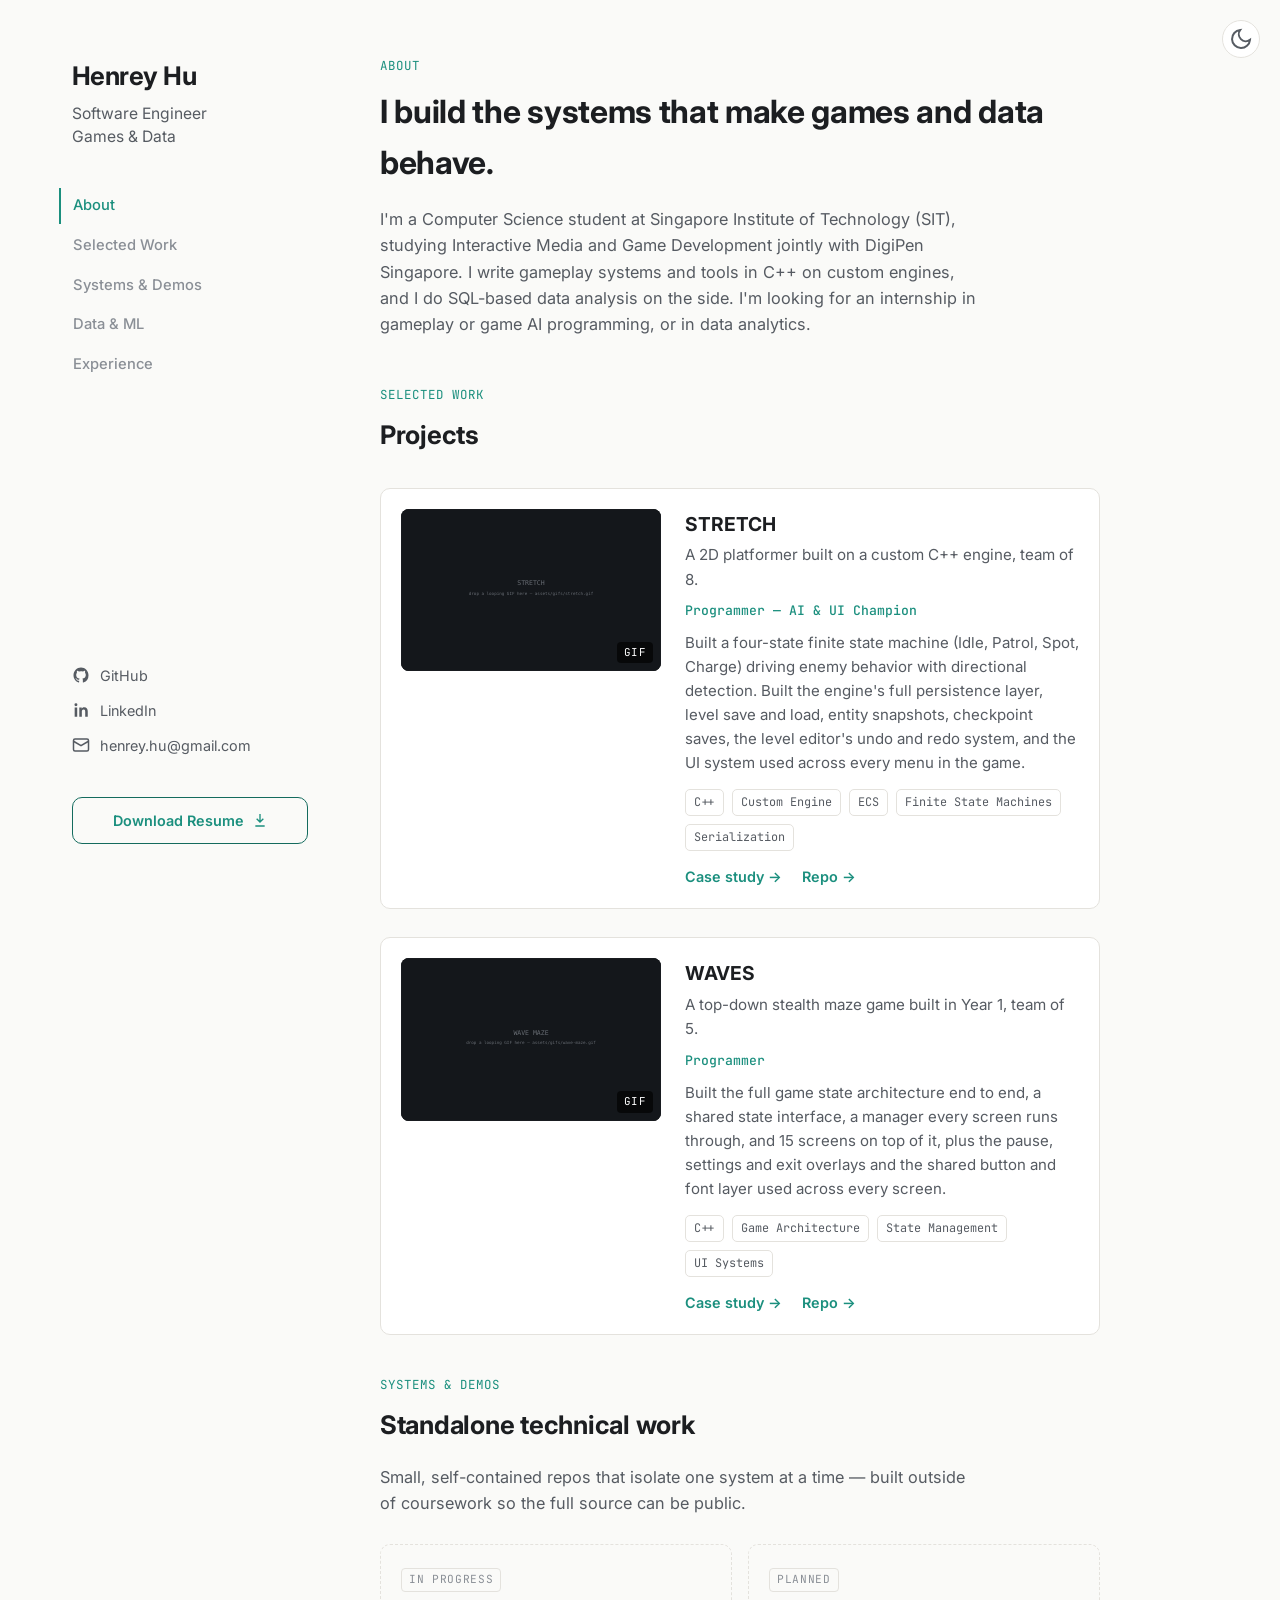
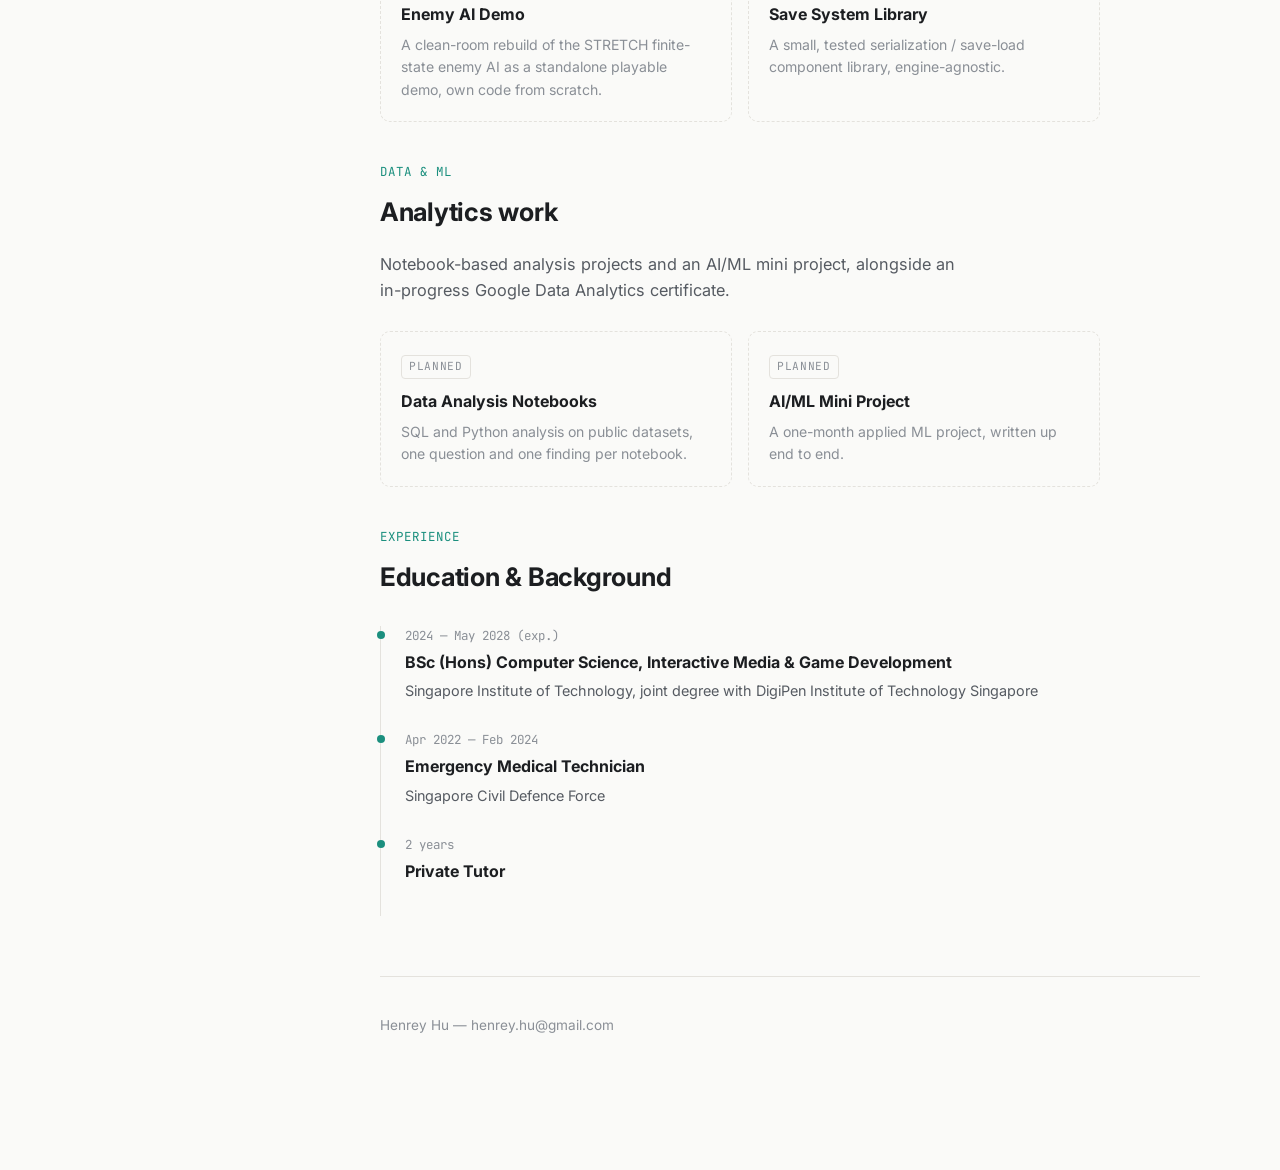
<file: index.html>
<!DOCTYPE html>
<html lang="en">
<head>
<meta charset="UTF-8">
<meta name="viewport" content="width=device-width, initial-scale=1.0">
<title>Henrey Hu — Software Engineer</title>
<meta name="description" content="Portfolio of Henrey Hu — gameplay programmer and data analyst. Games built on a custom C++ engine, systems demos, and data/ML work.">
<link rel="preconnect" href="https://fonts.googleapis.com">
<link rel="preconnect" href="https://fonts.gstatic.com" crossorigin>
<link href="https://fonts.googleapis.com/css2?family=Inter:wght@400;500;600;700&family=JetBrains+Mono:wght@400;500&display=swap" rel="stylesheet">
<link rel="stylesheet" href="styles.css">
</head>
<body>

<a class="skip-link" href="#main">Skip to content</a>

<button id="theme-toggle" class="theme-toggle" aria-label="Toggle light and dark theme">
  <svg class="icon-sun" viewBox="0 0 24 24" fill="none" stroke="currentColor" stroke-width="2"><circle cx="12" cy="12" r="4"/><path d="M12 2v2M12 20v2M4.93 4.93l1.41 1.41M17.66 17.66l1.41 1.41M2 12h2M20 12h2M4.93 19.07l1.41-1.41M17.66 6.34l1.41-1.41"/></svg>
  <svg class="icon-moon" viewBox="0 0 24 24" fill="none" stroke="currentColor" stroke-width="2"><path d="M21 12.79A9 9 0 1 1 11.21 3 7 7 0 0 0 21 12.79z"/></svg>
</button>

<button id="nav-toggle" class="nav-toggle" aria-label="Open navigation" aria-expanded="false">
  <span></span><span></span><span></span>
</button>

<div class="layout">

  <header class="sidebar" id="sidebar">
    <div class="sidebar-inner">
      <div class="identity">
        <h1 class="name">Henrey Hu</h1>
        <p class="tagline">Software Engineer<br>Games &amp; Data</p>
      </div>

      <nav class="sidenav" aria-label="Section navigation">
        <ul>
          <li><a href="#about" class="nav-link">About</a></li>
          <li><a href="#work" class="nav-link">Selected Work</a></li>
          <li><a href="#systems" class="nav-link">Systems &amp; Demos</a></li>
          <li><a href="#data" class="nav-link">Data &amp; ML</a></li>
          <li><a href="#experience" class="nav-link">Experience</a></li>
        </ul>
      </nav>

      <div class="sidebar-links">
        <a href="https://github.com/HenreyHu" target="_blank" rel="noopener" class="side-link">
          <svg viewBox="0 0 24 24" width="18" height="18" fill="currentColor"><path d="M12 2C6.48 2 2 6.58 2 12.25c0 4.53 2.87 8.37 6.84 9.73.5.1.68-.22.68-.49 0-.24-.01-1.04-.01-1.89-2.78.62-3.37-1.21-3.37-1.21-.45-1.18-1.11-1.49-1.11-1.49-.91-.64.07-.63.07-.63 1 .07 1.53 1.05 1.53 1.05.89 1.56 2.34 1.11 2.91.85.09-.66.35-1.11.63-1.37-2.22-.26-4.56-1.14-4.56-5.06 0-1.12.39-2.03 1.03-2.75-.1-.26-.45-1.31.1-2.72 0 0 .84-.28 2.75 1.05a9.4 9.4 0 0 1 2.5-.34c.85 0 1.7.12 2.5.34 1.91-1.33 2.75-1.05 2.75-1.05.55 1.41.2 2.46.1 2.72.64.72 1.03 1.63 1.03 2.75 0 3.93-2.34 4.79-4.57 5.05.36.32.68.94.68 1.9 0 1.37-.01 2.47-.01 2.81 0 .27.18.6.69.49A10.26 10.26 0 0 0 22 12.25C22 6.58 17.52 2 12 2z"/></svg>
          <span>GitHub</span>
        </a>
        <a href="https://www.linkedin.com/in/henrey-hu" target="_blank" rel="noopener" class="side-link">
          <svg viewBox="0 0 24 24" width="18" height="18" fill="currentColor"><path d="M6.94 8.5H3.56V21h3.38V8.5zM5.25 3a1.97 1.97 0 1 0 0 3.94 1.97 1.97 0 0 0 0-3.94zM21 21h-3.38v-6.3c0-1.5-.03-3.43-2.09-3.43-2.1 0-2.42 1.64-2.42 3.32V21h-3.38V8.5h3.24v1.71h.05c.45-.85 1.56-1.75 3.21-1.75 3.44 0 4.77 2.27 4.77 5.62V21z"/></svg>
          <span>LinkedIn</span>
        </a>
        <div class="side-link static">
          <svg viewBox="0 0 24 24" width="18" height="18" fill="none" stroke="currentColor" stroke-width="2"><rect x="2" y="4" width="20" height="16" rx="2"/><path d="M2 7l10 6 10-6"/></svg>
          <span>henrey.hu@gmail.com</span>
        </div>
      </div>

      <a href="assets/Henrey_Hu_Resume.pdf" class="resume-btn" download>
        Download Resume
        <svg viewBox="0 0 24 24" width="16" height="16" fill="none" stroke="currentColor" stroke-width="2"><path d="M12 3v12M7 10l5 5 5-5M5 21h14"/></svg>
      </a>
    </div>
  </header>

  <main id="main" class="content">

    <section id="about" class="section hero-section">
      <p class="eyebrow">About</p>
      <h2 class="section-title">I build the systems that make games and data behave.</h2>
      <p class="lede">
        I'm a Computer Science student at Singapore Institute of Technology (SIT), studying Interactive
        Media and Game Development jointly with DigiPen Singapore. I write gameplay systems and tools in
        C++ on custom engines, and I do SQL-based data analysis on the side. I'm looking for an internship
        in gameplay or game AI programming, or in data analytics.
      </p>
    </section>

    <section id="work" class="section">
      <p class="eyebrow">Selected Work</p>
      <h2 class="section-title">Projects</h2>

      <div class="project-list">

        <article class="project-card">
          <a class="project-media" href="projects/stretch.html">
            <img src="assets/gifs/stretch-placeholder.svg" alt="STRETCH gameplay preview — replace with a looping GIF of the enemy AI Charge attack or a checkpoint save">
            <span class="media-tag">GIF</span>
          </a>
          <div class="project-body">
            <h3 class="project-title"><a href="projects/stretch.html">STRETCH</a></h3>
            <p class="project-summary">A 2D platformer built on a custom C++ engine, team of 8.</p>
            <p class="project-role">Programmer — AI &amp; UI Champion</p>
            <p class="project-desc">
              Built a four-state finite state machine (Idle, Patrol, Spot, Charge) driving enemy
              behavior with directional detection. Built the engine's full persistence layer, level
              save and load, entity snapshots, checkpoint saves, the level editor's undo and redo
              system, and the UI system used across every menu in the game.
            </p>
            <ul class="tags">
              <li>C++</li><li>Custom Engine</li><li>ECS</li><li>Finite State Machines</li><li>Serialization</li>
            </ul>
            <div class="project-links">
              <a href="projects/stretch.html">Case study →</a>
              <a href="https://github.com/HenreyHu/stretch-writeup" target="_blank" rel="noopener">Repo →</a>
            </div>
          </div>
        </article>

        <article class="project-card">
          <a class="project-media" href="projects/wave-maze.html">
            <img src="assets/gifs/wavemaze-placeholder.svg" alt="WAVES gameplay preview — replace with a looping GIF of a rock throw revealing the maze and the pause overlay">
            <span class="media-tag">GIF</span>
          </a>
          <div class="project-body">
            <h3 class="project-title"><a href="projects/wave-maze.html">WAVES</a></h3>
            <p class="project-summary">A top-down stealth maze game built in Year 1, team of 5.</p>
            <p class="project-role">Programmer</p>
            <p class="project-desc">
              Built the full game state architecture end to end, a shared state interface, a manager
              every screen runs through, and 15 screens on top of it, plus the pause, settings and exit
              overlays and the shared button and font layer used across every screen.
            </p>
            <ul class="tags">
              <li>C++</li><li>Game Architecture</li><li>State Management</li><li>UI Systems</li>
            </ul>
            <div class="project-links">
              <a href="projects/wave-maze.html">Case study →</a>
              <a href="https://github.com/HenreyHu/waves-writeup" target="_blank" rel="noopener">Repo →</a>
            </div>
          </div>
        </article>

      </div>
    </section>

    <section id="systems" class="section">
      <p class="eyebrow">Systems &amp; Demos</p>
      <h2 class="section-title">Standalone technical work</h2>
      <p class="section-note">
        Small, self-contained repos that isolate one system at a time — built outside of coursework so
        the full source can be public.
      </p>

      <div class="stub-list">
        <div class="stub-card">
          <span class="stub-status">In progress</span>
          <h3>Enemy AI Demo</h3>
          <p>A clean-room rebuild of the STRETCH finite-state enemy AI as a standalone playable demo, own code from scratch.</p>
        </div>
        <div class="stub-card">
          <span class="stub-status">Planned</span>
          <h3>Save System Library</h3>
          <p>A small, tested serialization / save-load component library, engine-agnostic.</p>
        </div>
      </div>
    </section>

    <section id="data" class="section">
      <p class="eyebrow">Data &amp; ML</p>
      <h2 class="section-title">Analytics work</h2>
      <p class="section-note">
        Notebook-based analysis projects and an AI/ML mini project, alongside an in-progress Google
        Data Analytics certificate.
      </p>

      <div class="stub-list">
        <div class="stub-card">
          <span class="stub-status">Planned</span>
          <h3>Data Analysis Notebooks</h3>
          <p>SQL and Python analysis on public datasets, one question and one finding per notebook.</p>
        </div>
        <div class="stub-card">
          <span class="stub-status">Planned</span>
          <h3>AI/ML Mini Project</h3>
          <p>A one-month applied ML project, written up end to end.</p>
        </div>
      </div>
    </section>

    <section id="experience" class="section">
      <p class="eyebrow">Experience</p>
      <h2 class="section-title">Education &amp; Background</h2>

      <ul class="timeline">
        <li class="timeline-item">
          <span class="timeline-date">2024 — May 2028 (exp.)</span>
          <div class="timeline-body">
            <h3>BSc (Hons) Computer Science, Interactive Media &amp; Game Development</h3>
            <p>Singapore Institute of Technology, joint degree with DigiPen Institute of Technology Singapore</p>
          </div>
        </li>
        <li class="timeline-item">
          <span class="timeline-date">Apr 2022 — Feb 2024</span>
          <div class="timeline-body">
            <h3>Emergency Medical Technician</h3>
            <p>Singapore Civil Defence Force</p>
          </div>
        </li>
        <li class="timeline-item">
          <span class="timeline-date">2 years</span>
          <div class="timeline-body">
            <h3>Private Tutor</h3>
          </div>
        </li>
      </ul>
    </section>

    <footer class="footer">
      <p>Henrey Hu — henrey.hu@gmail.com</p>
    </footer>

  </main>
</div>

<script src="script.js"></script>
</body>
</html>
</file>
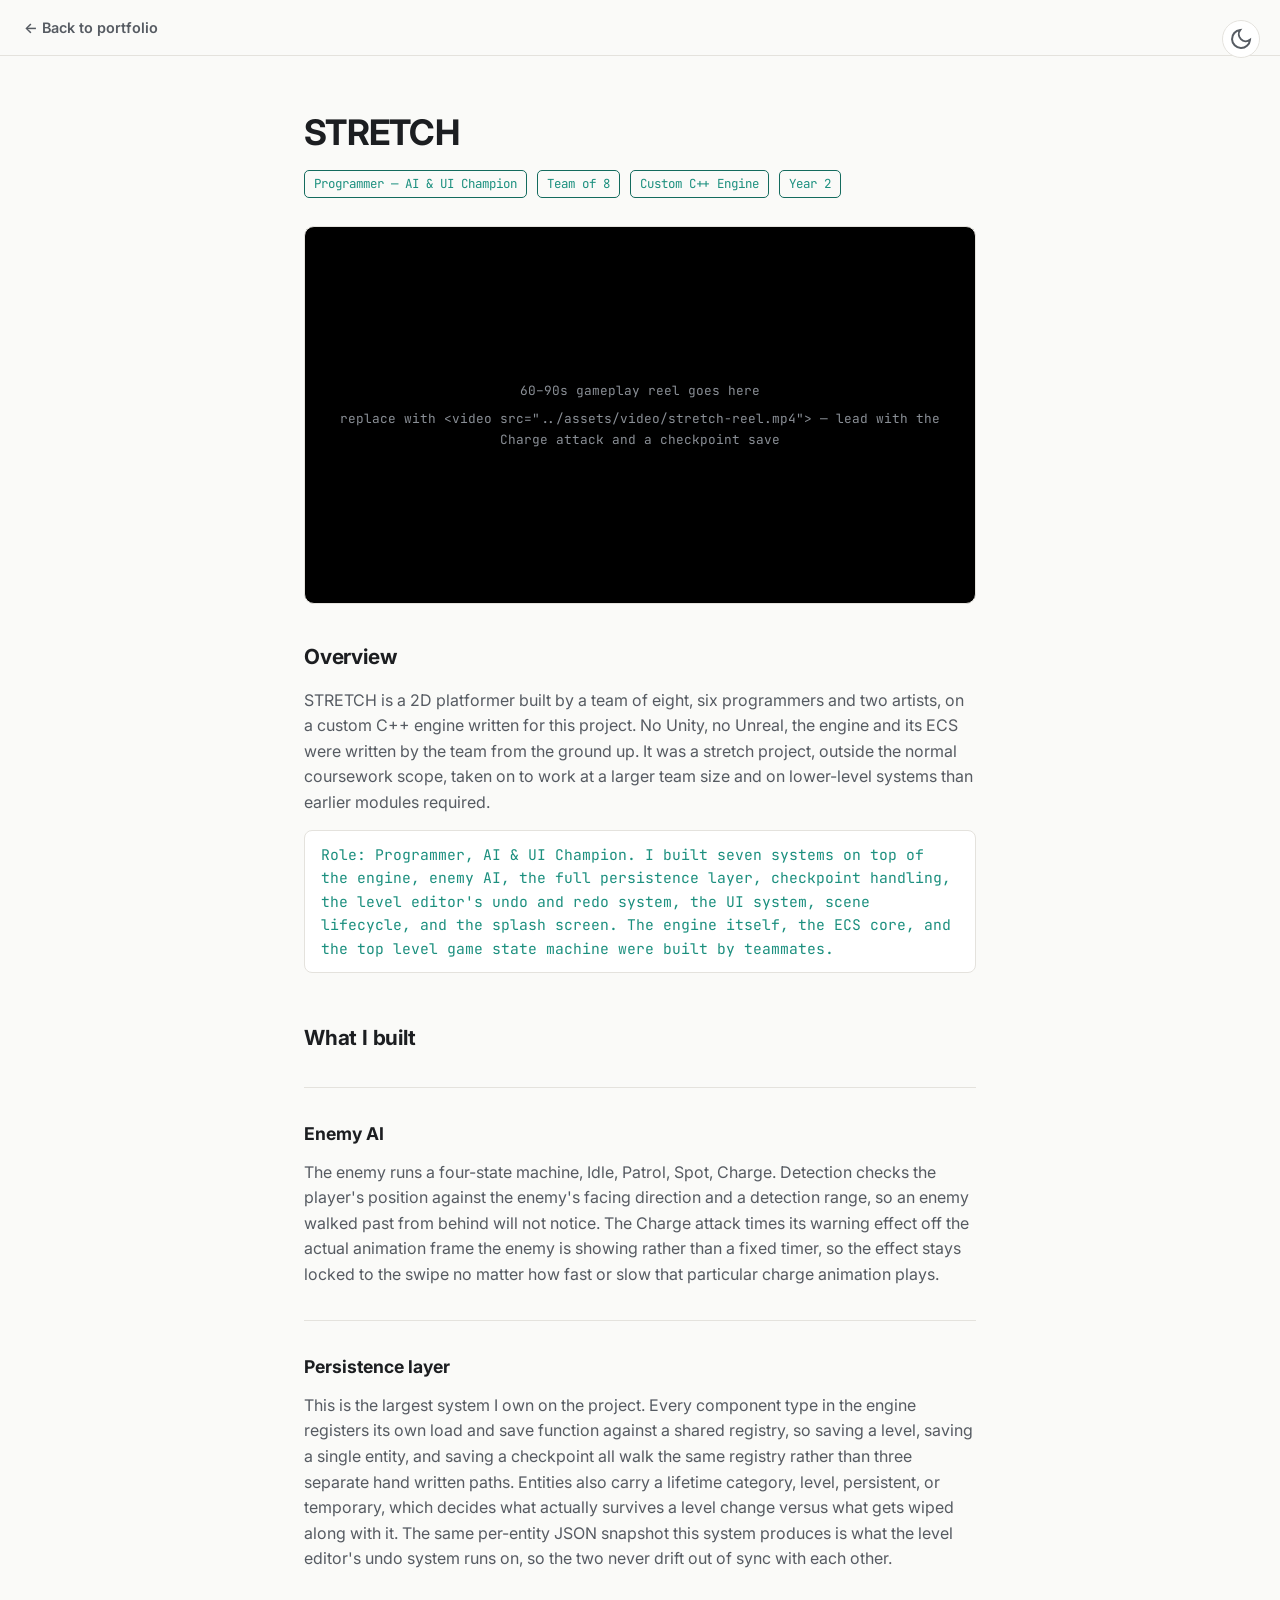
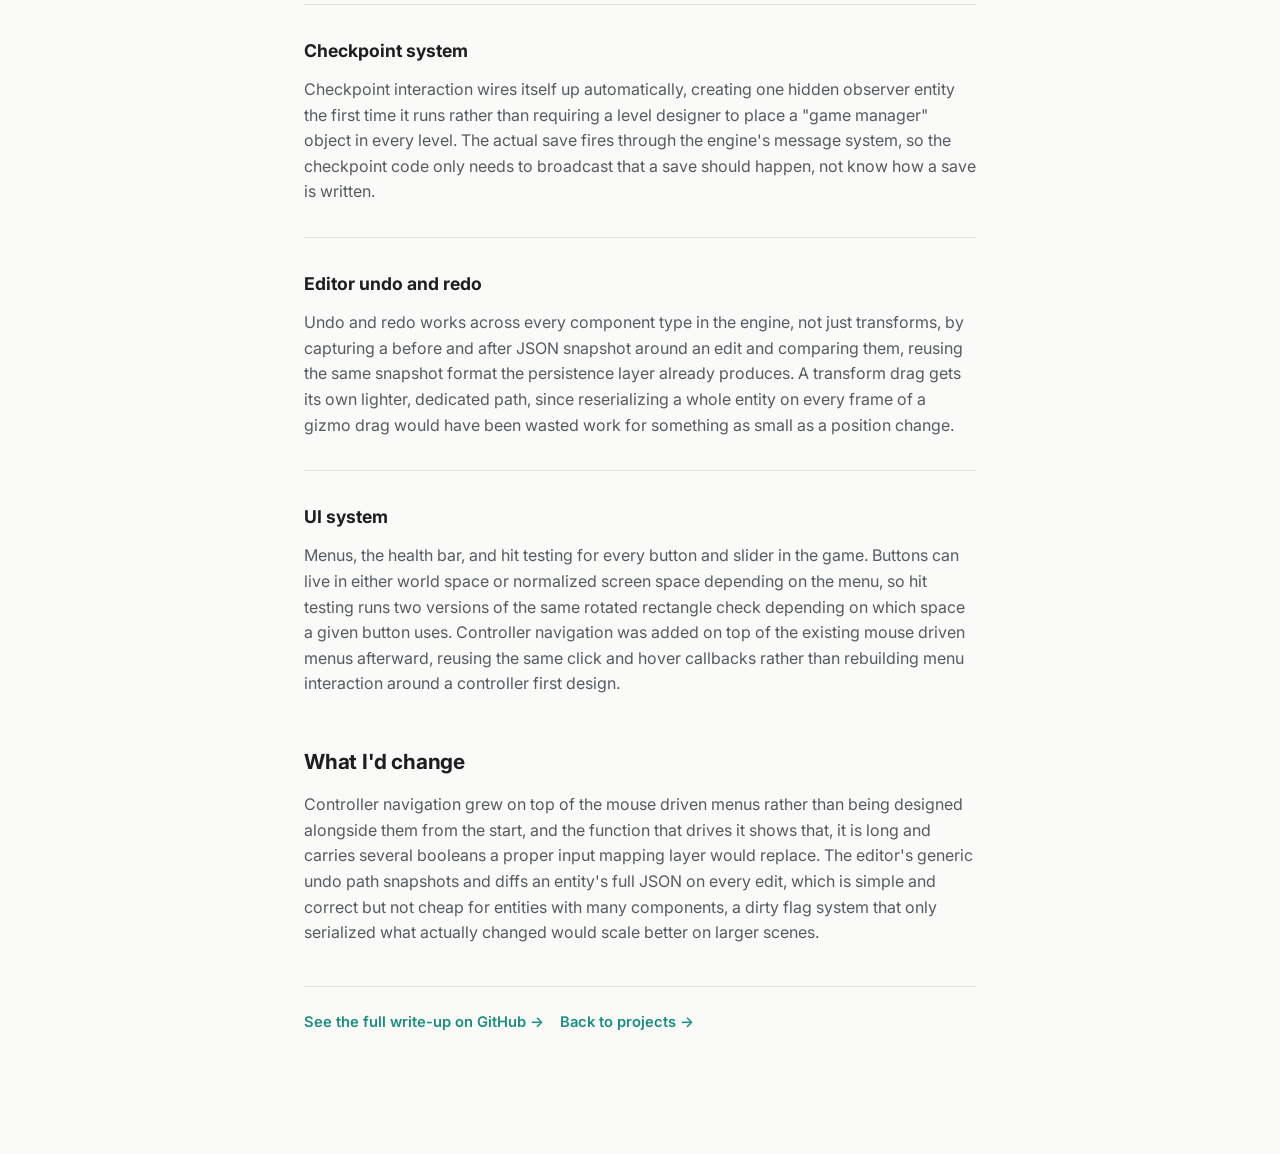
<file: projects/stretch.html>
<!DOCTYPE html>
<html lang="en">
<head>
<meta charset="UTF-8">
<meta name="viewport" content="width=device-width, initial-scale=1.0">
<title>STRETCH — Henrey Hu</title>
<meta name="description" content="STRETCH: a 2D platformer on a custom C++ engine. Enemy AI, the save and checkpoint system, editor undo/redo, and the UI system, built by Henrey Hu.">
<link rel="preconnect" href="https://fonts.googleapis.com">
<link rel="preconnect" href="https://fonts.gstatic.com" crossorigin>
<link href="https://fonts.googleapis.com/css2?family=Inter:wght@400;500;600;700&family=JetBrains+Mono:wght@400;500&display=swap" rel="stylesheet">
<link rel="stylesheet" href="../styles.css">
</head>
<body>

<button id="theme-toggle" class="theme-toggle" aria-label="Toggle light and dark theme">
  <svg class="icon-sun" viewBox="0 0 24 24" fill="none" stroke="currentColor" stroke-width="2"><circle cx="12" cy="12" r="4"/><path d="M12 2v2M12 20v2M4.93 4.93l1.41 1.41M17.66 17.66l1.41 1.41M2 12h2M20 12h2M4.93 19.07l1.41-1.41M17.66 6.34l1.41-1.41"/></svg>
  <svg class="icon-moon" viewBox="0 0 24 24" fill="none" stroke="currentColor" stroke-width="2"><path d="M21 12.79A9 9 0 1 1 11.21 3 7 7 0 0 0 21 12.79z"/></svg>
</button>

<header class="page-header">
  <a href="../index.html#work" class="back-link">← Back to portfolio</a>
</header>

<main class="case-study">

  <div class="case-hero">
    <h1>STRETCH</h1>
    <div class="case-meta">
      <span>Programmer — AI &amp; UI Champion</span>
      <span>Team of 8</span>
      <span>Custom C++ Engine</span>
      <span>Year 2</span>
    </div>
  </div>

  <div class="media-frame placeholder">
    <span>60–90s gameplay reel goes here</span>
    <span>replace with &lt;video src="../assets/video/stretch-reel.mp4"&gt; — lead with the Charge attack and a checkpoint save</span>
  </div>

  <h2>Overview</h2>
  <p>
    STRETCH is a 2D platformer built by a team of eight, six programmers and two artists, on a custom
    C++ engine written for this project. No Unity, no Unreal, the engine and its ECS were written by
    the team from the ground up. It was a stretch project, outside the normal coursework scope, taken
    on to work at a larger team size and on lower-level systems than earlier modules required.
  </p>

  <div class="role-line">
    Role: Programmer, AI &amp; UI Champion. I built seven systems on top of the engine, enemy AI, the
    full persistence layer, checkpoint handling, the level editor's undo and redo system, the UI
    system, scene lifecycle, and the splash screen. The engine itself, the ECS core, and the top level
    game state machine were built by teammates.
  </div>

  <h2>What I built</h2>

  <div class="deep-dive">
    <h3>Enemy AI</h3>
    <p>
      The enemy runs a four-state machine, Idle, Patrol, Spot, Charge. Detection checks the player's
      position against the enemy's facing direction and a detection range, so an enemy walked past
      from behind will not notice. The Charge attack times its warning effect off the actual animation
      frame the enemy is showing rather than a fixed timer, so the effect stays locked to the swipe no
      matter how fast or slow that particular charge animation plays.
    </p>
  </div>

  <div class="deep-dive">
    <h3>Persistence layer</h3>
    <p>
      This is the largest system I own on the project. Every component type in the engine registers
      its own load and save function against a shared registry, so saving a level, saving a single
      entity, and saving a checkpoint all walk the same registry rather than three separate hand
      written paths. Entities also carry a lifetime category, level, persistent, or temporary, which
      decides what actually survives a level change versus what gets wiped along with it. The same
      per-entity JSON snapshot this system produces is what the level editor's undo system runs on, so
      the two never drift out of sync with each other.
    </p>
  </div>

  <div class="deep-dive">
    <h3>Checkpoint system</h3>
    <p>
      Checkpoint interaction wires itself up automatically, creating one hidden observer entity the
      first time it runs rather than requiring a level designer to place a "game manager" object in
      every level. The actual save fires through the engine's message system, so the checkpoint code
      only needs to broadcast that a save should happen, not know how a save is written.
    </p>
  </div>

  <div class="deep-dive">
    <h3>Editor undo and redo</h3>
    <p>
      Undo and redo works across every component type in the engine, not just transforms, by capturing
      a before and after JSON snapshot around an edit and comparing them, reusing the same snapshot
      format the persistence layer already produces. A transform drag gets its own lighter, dedicated
      path, since reserializing a whole entity on every frame of a gizmo drag would have been wasted
      work for something as small as a position change.
    </p>
  </div>

  <div class="deep-dive">
    <h3>UI system</h3>
    <p>
      Menus, the health bar, and hit testing for every button and slider in the game. Buttons can live
      in either world space or normalized screen space depending on the menu, so hit testing runs two
      versions of the same rotated rectangle check depending on which space a given button uses.
      Controller navigation was added on top of the existing mouse driven menus afterward, reusing the
      same click and hover callbacks rather than rebuilding menu interaction around a controller first
      design.
    </p>
  </div>

  <h2>What I'd change</h2>
  <p>
    Controller navigation grew on top of the mouse driven menus rather than being designed alongside
    them from the start, and the function that drives it shows that, it is long and carries several
    booleans a proper input mapping layer would replace. The editor's generic undo path snapshots and
    diffs an entity's full JSON on every edit, which is simple and correct but not cheap for entities
    with many components, a dirty flag system that only serialized what actually changed would scale
    better on larger scenes.
  </p>

  <div class="case-links">
    <a href="https://github.com/HenreyHu/stretch-writeup" target="_blank" rel="noopener">See the full write-up on GitHub →</a>
    <a href="../index.html#work">Back to projects →</a>
  </div>

</main>

<script src="../script.js"></script>
</body>
</html>
</file>
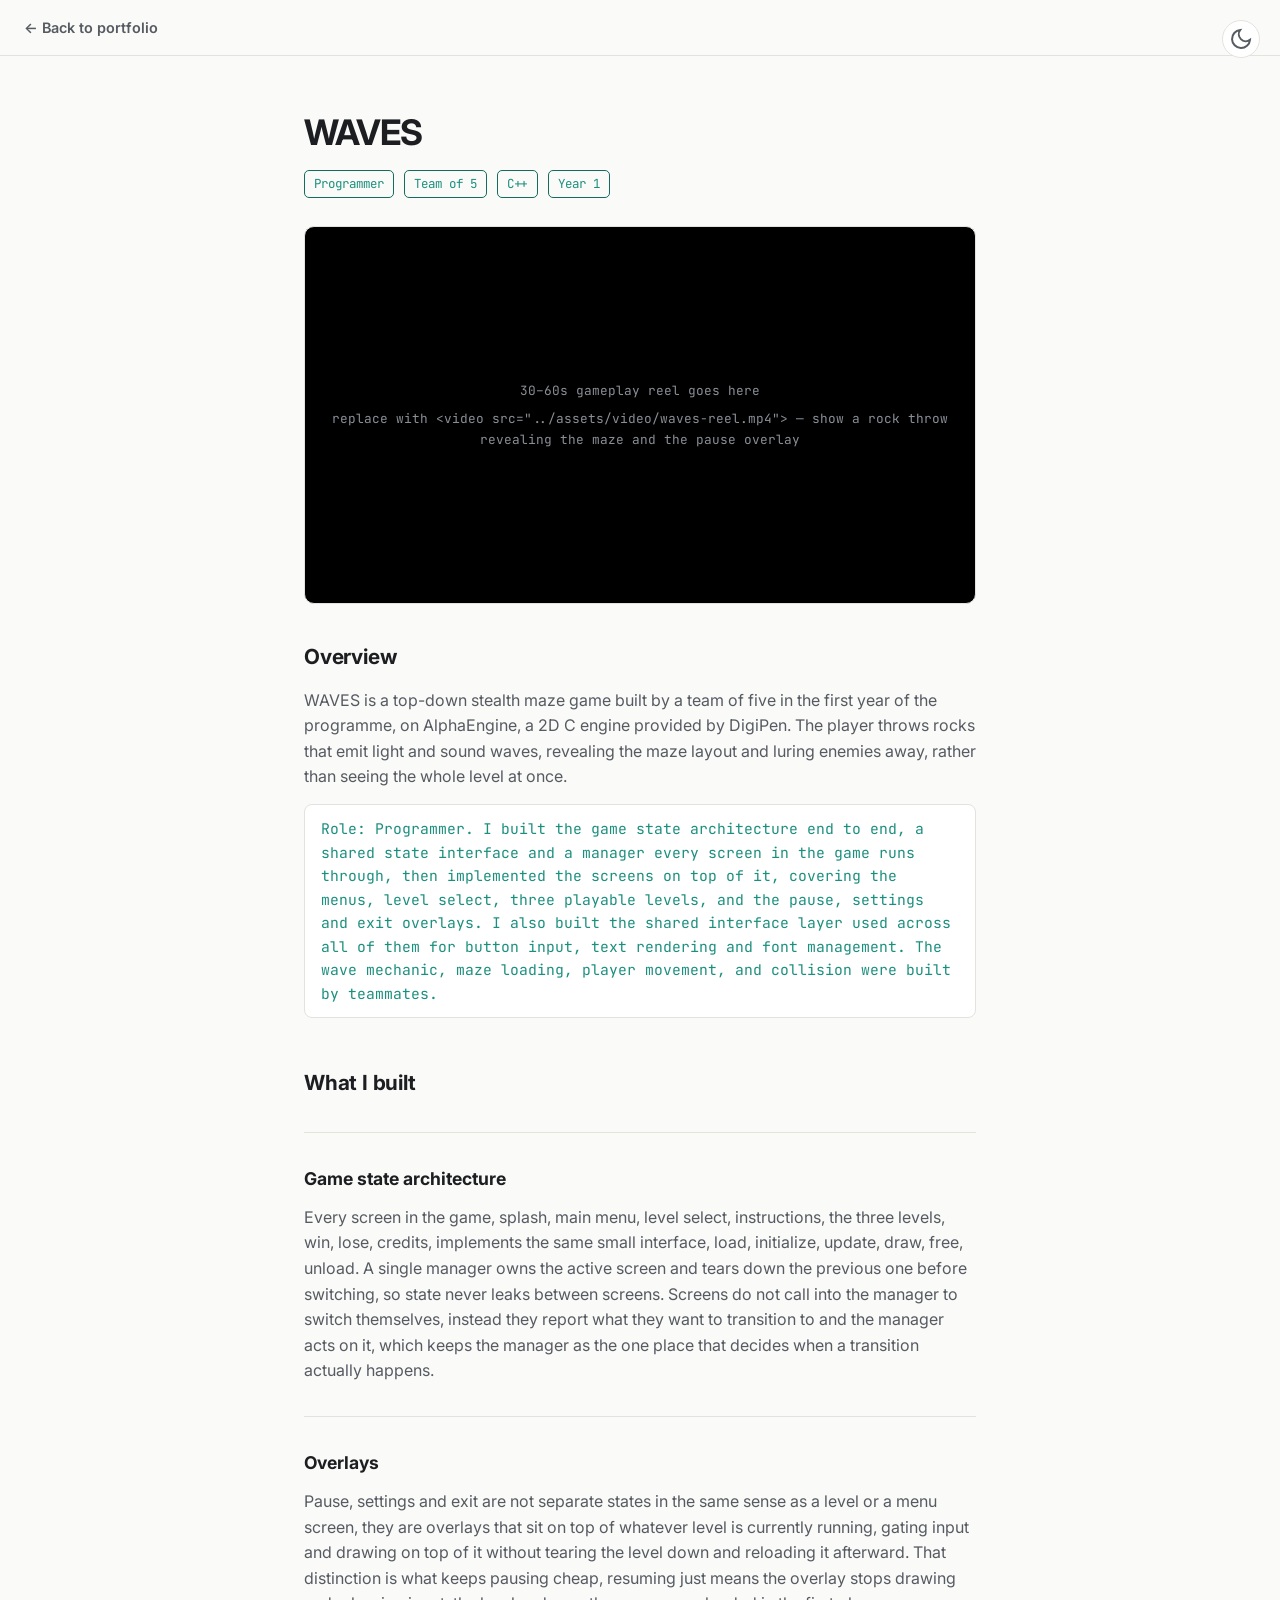
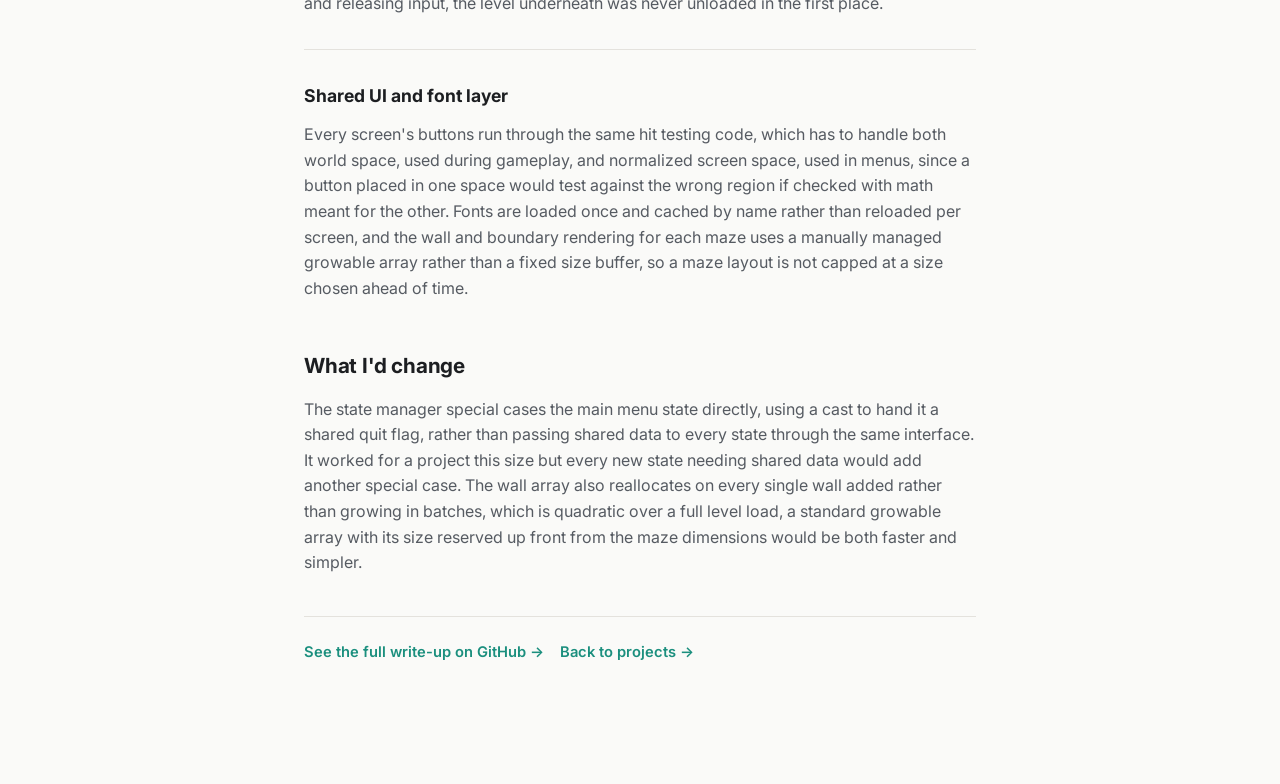
<file: projects/wave-maze.html>
<!DOCTYPE html>
<html lang="en">
<head>
<meta charset="UTF-8">
<meta name="viewport" content="width=device-width, initial-scale=1.0">
<title>WAVES — Henrey Hu</title>
<meta name="description" content="WAVES: a top-down stealth maze game. Game state architecture, overlays, and the shared UI layer built by Henrey Hu.">
<link rel="preconnect" href="https://fonts.googleapis.com">
<link rel="preconnect" href="https://fonts.gstatic.com" crossorigin>
<link href="https://fonts.googleapis.com/css2?family=Inter:wght@400;500;600;700&family=JetBrains+Mono:wght@400;500&display=swap" rel="stylesheet">
<link rel="stylesheet" href="../styles.css">
</head>
<body>

<button id="theme-toggle" class="theme-toggle" aria-label="Toggle light and dark theme">
  <svg class="icon-sun" viewBox="0 0 24 24" fill="none" stroke="currentColor" stroke-width="2"><circle cx="12" cy="12" r="4"/><path d="M12 2v2M12 20v2M4.93 4.93l1.41 1.41M17.66 17.66l1.41 1.41M2 12h2M20 12h2M4.93 19.07l1.41-1.41M17.66 6.34l1.41-1.41"/></svg>
  <svg class="icon-moon" viewBox="0 0 24 24" fill="none" stroke="currentColor" stroke-width="2"><path d="M21 12.79A9 9 0 1 1 11.21 3 7 7 0 0 0 21 12.79z"/></svg>
</button>

<header class="page-header">
  <a href="../index.html#work" class="back-link">← Back to portfolio</a>
</header>

<main class="case-study">

  <div class="case-hero">
    <h1>WAVES</h1>
    <div class="case-meta">
      <span>Programmer</span>
      <span>Team of 5</span>
      <span>C++</span>
      <span>Year 1</span>
    </div>
  </div>

  <div class="media-frame placeholder">
    <span>30–60s gameplay reel goes here</span>
    <span>replace with &lt;video src="../assets/video/waves-reel.mp4"&gt; — show a rock throw revealing the maze and the pause overlay</span>
  </div>

  <h2>Overview</h2>
  <p>
    WAVES is a top-down stealth maze game built by a team of five in the first year of the programme,
    on AlphaEngine, a 2D C engine provided by DigiPen. The player throws rocks that emit light and
    sound waves, revealing the maze layout and luring enemies away, rather than seeing the whole level
    at once.
  </p>

  <div class="role-line">
    Role: Programmer. I built the game state architecture end to end, a shared state interface and a
    manager every screen in the game runs through, then implemented the screens on top of it, covering
    the menus, level select, three playable levels, and the pause, settings and exit overlays. I also
    built the shared interface layer used across all of them for button input, text rendering and font
    management. The wave mechanic, maze loading, player movement, and collision were built by
    teammates.
  </div>

  <h2>What I built</h2>

  <div class="deep-dive">
    <h3>Game state architecture</h3>
    <p>
      Every screen in the game, splash, main menu, level select, instructions, the three levels, win,
      lose, credits, implements the same small interface, load, initialize, update, draw, free, unload.
      A single manager owns the active screen and tears down the previous one before switching, so
      state never leaks between screens. Screens do not call into the manager to switch themselves,
      instead they report what they want to transition to and the manager acts on it, which keeps the
      manager as the one place that decides when a transition actually happens.
    </p>
  </div>

  <div class="deep-dive">
    <h3>Overlays</h3>
    <p>
      Pause, settings and exit are not separate states in the same sense as a level or a menu screen,
      they are overlays that sit on top of whatever level is currently running, gating input and
      drawing on top of it without tearing the level down and reloading it afterward. That distinction
      is what keeps pausing cheap, resuming just means the overlay stops drawing and releasing input,
      the level underneath was never unloaded in the first place.
    </p>
  </div>

  <div class="deep-dive">
    <h3>Shared UI and font layer</h3>
    <p>
      Every screen's buttons run through the same hit testing code, which has to handle both world
      space, used during gameplay, and normalized screen space, used in menus, since a button placed in
      one space would test against the wrong region if checked with math meant for the other. Fonts are
      loaded once and cached by name rather than reloaded per screen, and the wall and boundary
      rendering for each maze uses a manually managed growable array rather than a fixed size buffer, so
      a maze layout is not capped at a size chosen ahead of time.
    </p>
  </div>

  <h2>What I'd change</h2>
  <p>
    The state manager special cases the main menu state directly, using a cast to hand it a shared quit
    flag, rather than passing shared data to every state through the same interface. It worked for a
    project this size but every new state needing shared data would add another special case. The wall
    array also reallocates on every single wall added rather than growing in batches, which is quadratic
    over a full level load, a standard growable array with its size reserved up front from the maze
    dimensions would be both faster and simpler.
  </p>

  <div class="case-links">
    <a href="https://github.com/HenreyHu/waves-writeup" target="_blank" rel="noopener">See the full write-up on GitHub →</a>
    <a href="../index.html#work">Back to projects →</a>
  </div>

</main>

<script src="../script.js"></script>
</body>
</html>
</file>
<file: styles.css>
/* ==========================================================================
   Tokens
   ========================================================================== */
:root {
  --bg: #0d0f12;
  --bg-raised: #14171b;
  --border: #23272d;
  --text: #e8e6e1;
  --text-dim: #9a9fa6;
  --text-faint: #676c73;
  --accent: #5fd4c4;
  --accent-dim: #3a8f83;
  --font-sans: 'Inter', -apple-system, BlinkMacSystemFont, 'Segoe UI', sans-serif;
  --font-mono: 'JetBrains Mono', ui-monospace, monospace;
  --sidebar-w: 300px;
  --max-w: 720px;
  --radius: 10px;
}

:root[data-theme="light"] {
  --bg: #fafaf8;
  --bg-raised: #ffffff;
  --border: #e4e2dd;
  --text: #1c1e21;
  --text-dim: #565b62;
  --text-faint: #8a8f96;
  --accent: #1b8f7e;
  --accent-dim: #146b5e;
}

* { box-sizing: border-box; }
html { scroll-behavior: smooth; }

body {
  margin: 0;
  background: var(--bg);
  color: var(--text);
  font-family: var(--font-sans);
  font-size: 16px;
  line-height: 1.6;
  -webkit-font-smoothing: antialiased;
}

a { color: inherit; text-decoration: none; }

.skip-link {
  position: absolute;
  left: -999px;
  top: 0;
  background: var(--accent);
  color: #041412;
  padding: 10px 16px;
  z-index: 100;
}
.skip-link:focus { left: 16px; top: 16px; }

/* ==========================================================================
   Layout
   ========================================================================== */
.layout {
  display: flex;
  max-width: 1200px;
  margin: 0 auto;
}

.sidebar {
  width: var(--sidebar-w);
  flex-shrink: 0;
  position: sticky;
  top: 0;
  height: 100vh;
  padding: 56px 32px;
  display: flex;
}

.sidebar-inner {
  display: flex;
  flex-direction: column;
  gap: 40px;
  width: 100%;
}

.identity .name {
  font-size: 1.6rem;
  font-weight: 700;
  margin: 0 0 6px;
  letter-spacing: -0.02em;
}

.identity .tagline {
  margin: 0;
  color: var(--text-dim);
  font-size: 0.98rem;
  line-height: 1.45;
}

.sidenav ul {
  list-style: none;
  margin: 0;
  padding: 0;
  display: flex;
  flex-direction: column;
  gap: 4px;
}

.nav-link {
  display: inline-block;
  padding: 6px 0;
  font-size: 0.92rem;
  font-weight: 500;
  color: var(--text-faint);
  border-left: 2px solid transparent;
  padding-left: 12px;
  margin-left: -13px;
  transition: color .15s ease, border-color .15s ease;
}
.nav-link:hover { color: var(--text); }
.nav-link.active { color: var(--accent); border-left-color: var(--accent); }

.sidebar-links {
  display: flex;
  flex-direction: column;
  gap: 12px;
  margin-top: auto;
}

.side-link {
  display: flex;
  align-items: center;
  gap: 10px;
  font-size: 0.9rem;
  color: var(--text-dim);
  transition: color .15s ease;
}
.side-link:hover { color: var(--accent); }
.side-link svg { flex-shrink: 0; }
.side-link.static { cursor: default; }
.side-link.static:hover { color: var(--text-dim); }

.resume-btn {
  display: flex;
  align-items: center;
  justify-content: center;
  gap: 8px;
  border: 1px solid var(--accent-dim);
  color: var(--accent);
  border-radius: var(--radius);
  padding: 11px 16px;
  font-size: 0.9rem;
  font-weight: 600;
  transition: background .15s ease, color .15s ease;
}
.resume-btn:hover { background: var(--accent); color: #041412; }

/* ==========================================================================
   Main content
   ========================================================================== */
.content {
  flex: 1;
  min-width: 0;
  padding: 56px 40px 120px;
}

.section {
  max-width: var(--max-w);
  padding-top: 40px;
  scroll-margin-top: 40px;
}

.section:first-child { padding-top: 0; }

.eyebrow {
  font-family: var(--font-mono);
  font-size: 0.78rem;
  letter-spacing: 0.08em;
  text-transform: uppercase;
  color: var(--accent);
  margin: 0 0 10px;
}

.section-title {
  font-size: 1.6rem;
  font-weight: 700;
  letter-spacing: -0.01em;
  margin: 0 0 18px;
}

.hero-section .section-title { font-size: 2rem; }

.lede, .section-note {
  color: var(--text-dim);
  font-size: 1.02rem;
  margin: 0 0 8px;
  max-width: 60ch;
}

/* ==========================================================================
   Project cards
   ========================================================================== */
.project-list {
  display: flex;
  flex-direction: column;
  gap: 28px;
  margin-top: 32px;
}

.project-card {
  display: grid;
  grid-template-columns: 260px 1fr;
  gap: 24px;
  background: var(--bg-raised);
  border: 1px solid var(--border);
  border-radius: var(--radius);
  padding: 20px;
  transition: border-color .15s ease, transform .15s ease;
}
.project-card:hover {
  border-color: var(--accent-dim);
  transform: translateY(-2px);
}

.project-media {
  position: relative;
  display: block;
  border-radius: 8px;
  overflow: hidden;
  background: #000;
  aspect-ratio: 16 / 10;
}
.project-media img { width: 100%; height: 100%; object-fit: cover; display: block; }
.media-tag {
  position: absolute;
  bottom: 8px;
  right: 8px;
  font-family: var(--font-mono);
  font-size: 0.68rem;
  background: rgba(0,0,0,0.65);
  color: #fff;
  padding: 2px 7px;
  border-radius: 4px;
  letter-spacing: 0.04em;
}

.project-body { display: flex; flex-direction: column; }

.project-title { font-size: 1.2rem; margin: 0 0 4px; }
.project-title a:hover { color: var(--accent); }

.project-summary { margin: 0 0 8px; color: var(--text-dim); font-size: 0.95rem; }

.project-role {
  font-family: var(--font-mono);
  font-size: 0.82rem;
  font-weight: 500;
  color: var(--accent);
  margin: 0 0 10px;
}

.project-desc { margin: 0 0 14px; font-size: 0.94rem; color: var(--text-dim); }

.tags {
  list-style: none;
  display: flex;
  flex-wrap: wrap;
  gap: 8px;
  padding: 0;
  margin: 0 0 14px;
}
.tags li {
  font-family: var(--font-mono);
  font-size: 0.74rem;
  color: var(--text-dim);
  border: 1px solid var(--border);
  border-radius: 5px;
  padding: 3px 8px;
}

.project-links { margin-top: auto; display: flex; gap: 20px; }
.project-links a { color: var(--accent); font-weight: 600; font-size: 0.9rem; }
.project-links a:hover { text-decoration: underline; }

/* ==========================================================================
   Stub cards (Systems / Data sections)
   ========================================================================== */
.stub-list {
  display: grid;
  grid-template-columns: 1fr 1fr;
  gap: 16px;
  margin-top: 28px;
}

.stub-card {
  border: 1px dashed var(--border);
  border-radius: var(--radius);
  padding: 20px;
  background: transparent;
}

.stub-status {
  display: inline-block;
  font-family: var(--font-mono);
  font-size: 0.7rem;
  text-transform: uppercase;
  letter-spacing: 0.06em;
  color: var(--text-faint);
  border: 1px solid var(--border);
  border-radius: 4px;
  padding: 2px 7px;
  margin-bottom: 10px;
}

.stub-card h3 { margin: 0 0 6px; font-size: 1rem; }
.stub-card p { margin: 0; color: var(--text-faint); font-size: 0.88rem; }

/* ==========================================================================
   Timeline
   ========================================================================== */
.timeline {
  list-style: none;
  margin: 28px 0 0;
  padding: 0;
  border-left: 1px solid var(--border);
}

.timeline-item {
  position: relative;
  padding: 0 0 28px 24px;
}
.timeline-item::before {
  content: '';
  position: absolute;
  left: -4.5px;
  top: 5px;
  width: 8px;
  height: 8px;
  border-radius: 50%;
  background: var(--accent);
}

.timeline-date {
  font-family: var(--font-mono);
  font-size: 0.78rem;
  color: var(--text-faint);
  display: block;
  margin-bottom: 4px;
}

.timeline-body h3 { margin: 0 0 4px; font-size: 1rem; }
.timeline-body p { margin: 0; color: var(--text-dim); font-size: 0.9rem; }

/* ==========================================================================
   Footer
   ========================================================================== */
.footer {
  margin-top: 60px;
  padding-top: 24px;
  border-top: 1px solid var(--border);
  color: var(--text-faint);
  font-size: 0.85rem;
}

/* ==========================================================================
   Theme + nav toggles
   ========================================================================== */
.theme-toggle {
  position: fixed;
  top: 20px;
  right: 20px;
  z-index: 50;
  width: 38px;
  height: 38px;
  border-radius: 50%;
  border: 1px solid var(--border);
  background: var(--bg-raised);
  color: var(--text-dim);
  display: flex;
  align-items: center;
  justify-content: center;
  cursor: pointer;
}
.theme-toggle .icon-moon { display: none; }
:root[data-theme="light"] .theme-toggle .icon-sun { display: none; }
:root[data-theme="light"] .theme-toggle .icon-moon { display: block; }

.nav-toggle {
  display: none;
  position: fixed;
  top: 20px;
  left: 20px;
  z-index: 50;
  width: 38px;
  height: 38px;
  border-radius: 8px;
  border: 1px solid var(--border);
  background: var(--bg-raised);
  flex-direction: column;
  align-items: center;
  justify-content: center;
  gap: 4px;
  cursor: pointer;
}
.nav-toggle span {
  width: 16px;
  height: 2px;
  background: var(--text);
}

/* ==========================================================================
   Project case-study pages
   ========================================================================== */
.page-header {
  position: sticky;
  top: 0;
  z-index: 30;
  display: flex;
  align-items: center;
  justify-content: space-between;
  padding: 16px 24px;
  background: rgba(13,15,18,0.9);
  backdrop-filter: blur(6px);
  border-bottom: 1px solid var(--border);
}
:root[data-theme="light"] .page-header { background: rgba(250,250,248,0.9); }

.back-link {
  font-size: 0.9rem;
  font-weight: 600;
  color: var(--text-dim);
  display: flex;
  align-items: center;
  gap: 6px;
}
.back-link:hover { color: var(--accent); }

.case-study {
  max-width: var(--max-w);
  margin: 0 auto;
  padding: 48px 24px 120px;
}

.case-hero h1 {
  font-size: 2.2rem;
  margin: 0 0 10px;
  letter-spacing: -0.02em;
}

.case-meta {
  display: flex;
  flex-wrap: wrap;
  gap: 10px;
  margin-bottom: 28px;
}
.case-meta span {
  font-family: var(--font-mono);
  font-size: 0.78rem;
  color: var(--accent);
  border: 1px solid var(--accent-dim);
  border-radius: 5px;
  padding: 3px 9px;
}

.media-frame {
  width: 100%;
  aspect-ratio: 16 / 9;
  background: #000;
  border: 1px solid var(--border);
  border-radius: var(--radius);
  overflow: hidden;
  margin-bottom: 36px;
  display: flex;
  align-items: center;
  justify-content: center;
}
.media-frame img, .media-frame video { width: 100%; height: 100%; object-fit: cover; }
.media-frame.placeholder {
  flex-direction: column;
  gap: 8px;
  color: var(--text-faint);
  font-family: var(--font-mono);
  font-size: 0.8rem;
  text-align: center;
  padding: 20px;
}

.case-study h2 {
  font-size: 1.3rem;
  margin: 48px 0 14px;
  letter-spacing: -0.01em;
}
.case-study h2:first-of-type { margin-top: 8px; }

.case-study p { color: var(--text-dim); font-size: 1rem; margin: 0 0 14px; }
.case-study p strong { color: var(--text); }

.role-line {
  font-family: var(--font-mono);
  font-size: 0.92rem;
  color: var(--accent);
  background: var(--bg-raised);
  border: 1px solid var(--border);
  border-radius: 8px;
  padding: 12px 16px;
  margin: 0 0 28px;
}

.deep-dive {
  border-top: 1px solid var(--border);
  padding-top: 32px;
  margin-top: 32px;
}
.deep-dive h3 { font-size: 1.1rem; margin: 0 0 12px; }

.diagram-frame {
  background: var(--bg-raised);
  border: 1px solid var(--border);
  border-radius: var(--radius);
  padding: 16px;
  margin-bottom: 20px;
}
.diagram-frame img { width: 100%; height: auto; display: block; }
.diagram-caption {
  font-family: var(--font-mono);
  font-size: 0.78rem;
  color: var(--text-faint);
  margin-top: 10px;
}

.code-block {
  background: #08090b;
  border: 1px solid var(--border);
  border-radius: 8px;
  padding: 18px 20px;
  overflow-x: auto;
  margin: 0 0 18px;
}
.code-block pre { margin: 0; }
.code-block code {
  font-family: var(--font-mono);
  font-size: 0.84rem;
  line-height: 1.55;
  color: #c9e8e2;
  white-space: pre;
}
.code-note {
  font-family: var(--font-mono);
  font-size: 0.76rem;
  color: var(--text-faint);
  margin: -8px 0 20px;
}

.callout {
  border-left: 3px solid var(--accent);
  background: var(--bg-raised);
  border-radius: 0 8px 8px 0;
  padding: 14px 18px;
  margin: 0 0 20px;
}
.callout p { margin: 0; color: var(--text-dim); font-size: 0.92rem; }

.case-links {
  display: flex;
  gap: 16px;
  margin-top: 40px;
  padding-top: 24px;
  border-top: 1px solid var(--border);
}
.case-links a {
  font-weight: 600;
  font-size: 0.92rem;
  color: var(--accent);
}
.case-links a:hover { text-decoration: underline; }

/* ==========================================================================
   Responsive
   ========================================================================== */
@media (max-width: 860px) {
  .layout { flex-direction: column; }

  .nav-toggle { display: flex; }

  .sidebar {
    position: fixed;
    inset: 0 30% 0 0;
    height: 100vh;
    width: auto;
    background: var(--bg);
    border-right: 1px solid var(--border);
    transform: translateX(-100%);
    transition: transform .2s ease;
    z-index: 40;
    padding: 90px 28px 32px;
  }
  .sidebar.open { transform: translateX(0); }

  .content { padding: 90px 20px 80px; }

  .project-card { grid-template-columns: 1fr; }
  .stub-list { grid-template-columns: 1fr; }
}

@media (max-width: 480px) {
  .sidebar { inset: 0; border-right: none; }
}
</file>
